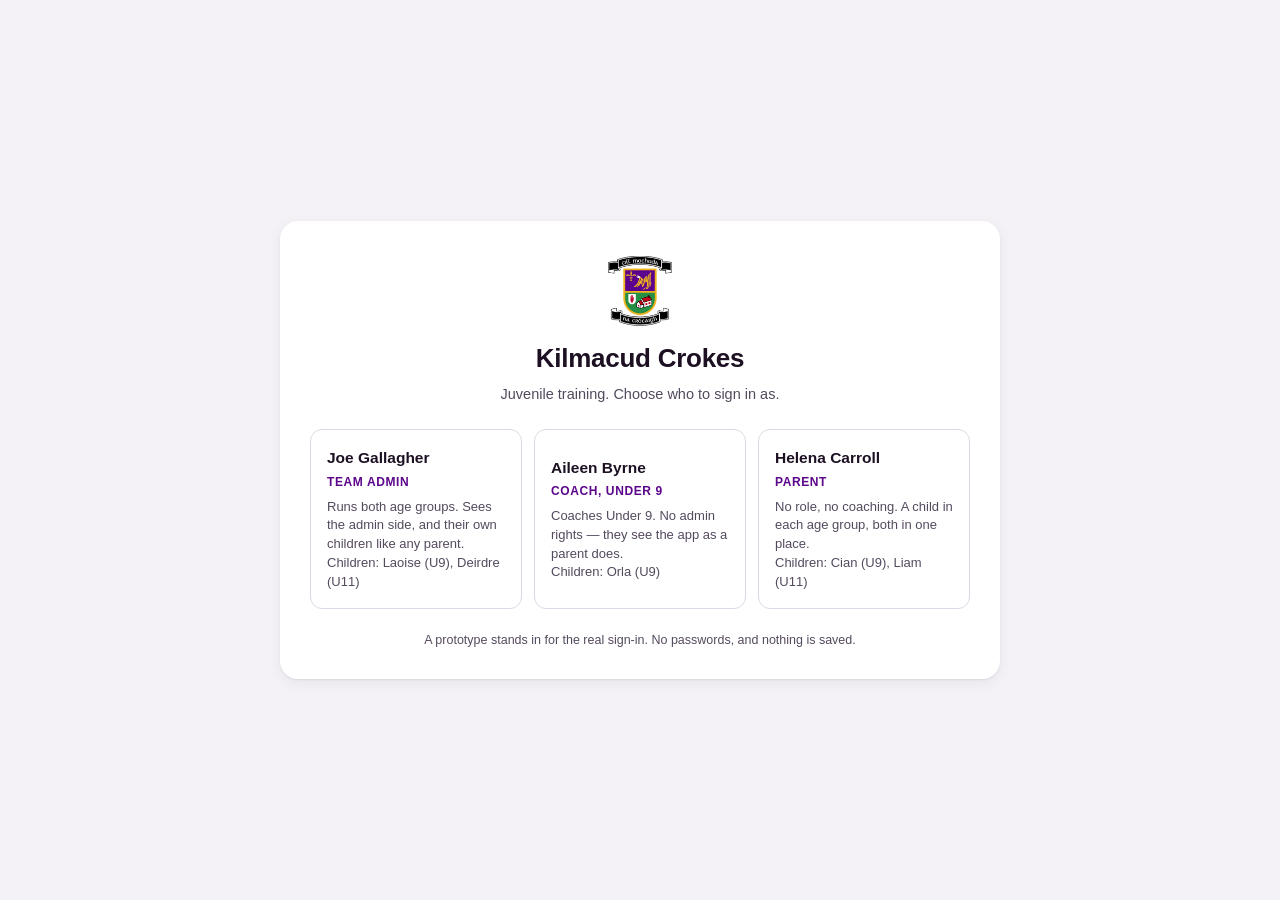
<file: prototype/index.html>
<!doctype html>
<html lang="en">
<head>
<meta charset="utf-8">
<meta name="viewport" content="width=device-width, initial-scale=1">
<meta http-equiv="Cache-Control" content="no-store">
<title>Kilmacud Crokes — juvenile training</title>
<link rel="stylesheet" href="styles.css?v=55">
</head>
<body>

<div class="signin" id="signin">
  <div class="signin-card">
    <span class="crest big"><img src="Kilmacud_crokes_logo.png" alt="Kilmacud Crokes crest"></span>
    <h1>Kilmacud Crokes</h1>
    <p class="lede">Juvenile training. Choose who to sign in as.</p>
    <div class="personas" id="personas"></div>
    <p class="foot">A prototype stands in for the real sign-in. No passwords, and nothing is saved.</p>
  </div>
</div>

<div id="app" hidden>
  <div class="appbar">
    <header class="topbar">
      <span class="crest"><img src="Kilmacud_crokes_logo.png" alt="Kilmacud Crokes crest"></span>
      <div>
        <div class="club">Kilmacud Crokes</div>
        <div class="irish">Cill Mochuda na Crócaigh</div>
      </div>
      <select class="teampick" id="team-pick" aria-label="Choose age group"></select>
      <div class="spacer"></div>
      <!-- TEMPORARY: theme switch for user testing. See renderThemeToggle in app.js. -->
      <button class="iconbtn themebtn" id="theme-toggle" type="button" aria-label="Switch theme"></button>
      <div class="usermenu-wrap">
        <button class="whoami" id="whoami" aria-haspopup="true" aria-expanded="false" aria-controls="usermenu"></button>
        <div class="usermenu" id="usermenu" hidden></div>
      </div>
    </header>
    <nav class="tabs" id="tabs" role="tablist"></nav>
  </div>

  <main>
    <section class="view" id="view-calendar" role="tabpanel" aria-labelledby="tab-calendar" tabindex="0"></section>
    <section class="view" id="view-members" role="tabpanel" aria-labelledby="tab-members" tabindex="0"></section>
    <section class="view" id="view-responses" role="tabpanel" aria-labelledby="tab-responses" tabindex="0"></section>
    <section class="view" id="view-groups" role="tabpanel" aria-labelledby="tab-groups" tabindex="0"></section>
    <section class="view" id="view-mycalendar" role="tabpanel" aria-labelledby="tab-mycalendar" tabindex="0"></section>
    <section class="view" id="view-myfamily" role="tabpanel" aria-labelledby="tab-myfamily" tabindex="0"></section>
  </main>

  <footer>
    Throwaway prototype. Sample data is generated in the browser and nothing is saved &mdash; a refresh resets it.
    Allocation follows <code>allocation-rules.md</code>.
  </footer>
</div>

<script src="data.js?v=55"></script>
<script src="allocate.js?v=55"></script>
<script src="app.js?v=55"></script>
</body>
</html>
</file>
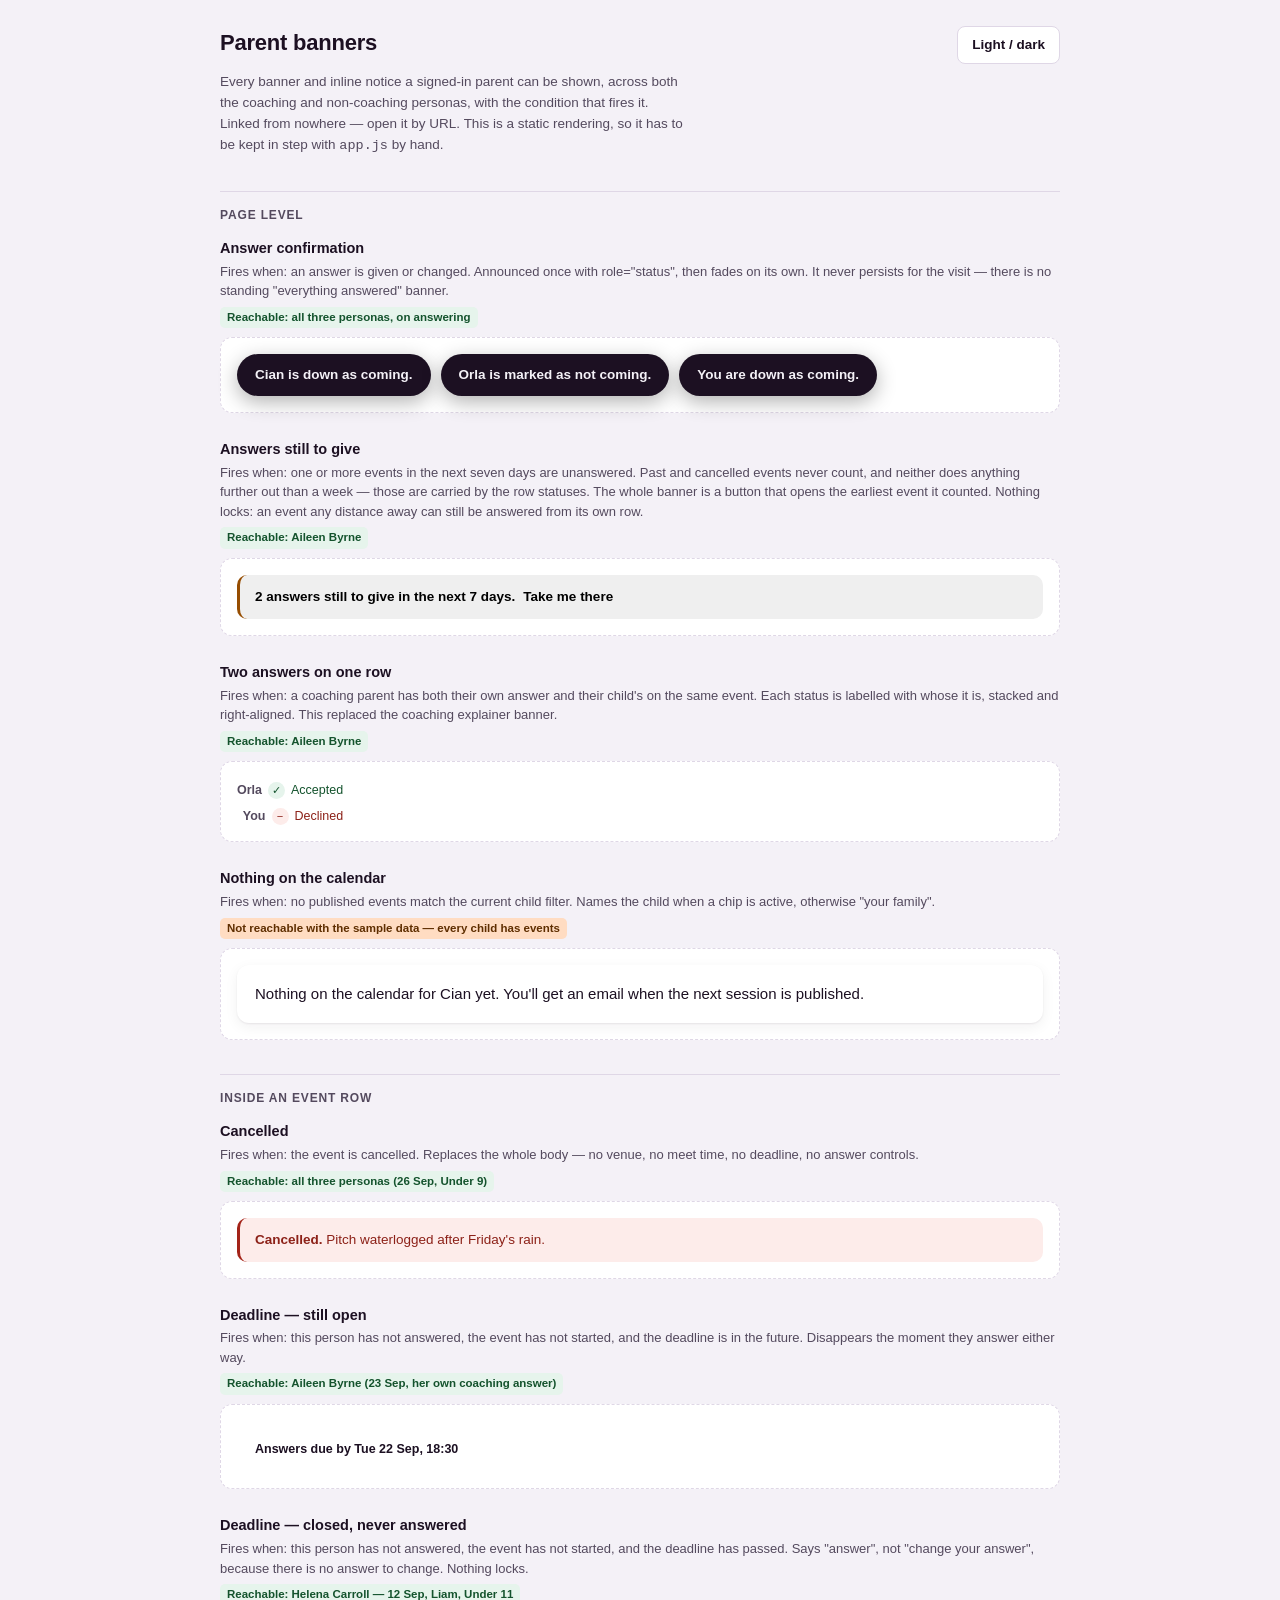
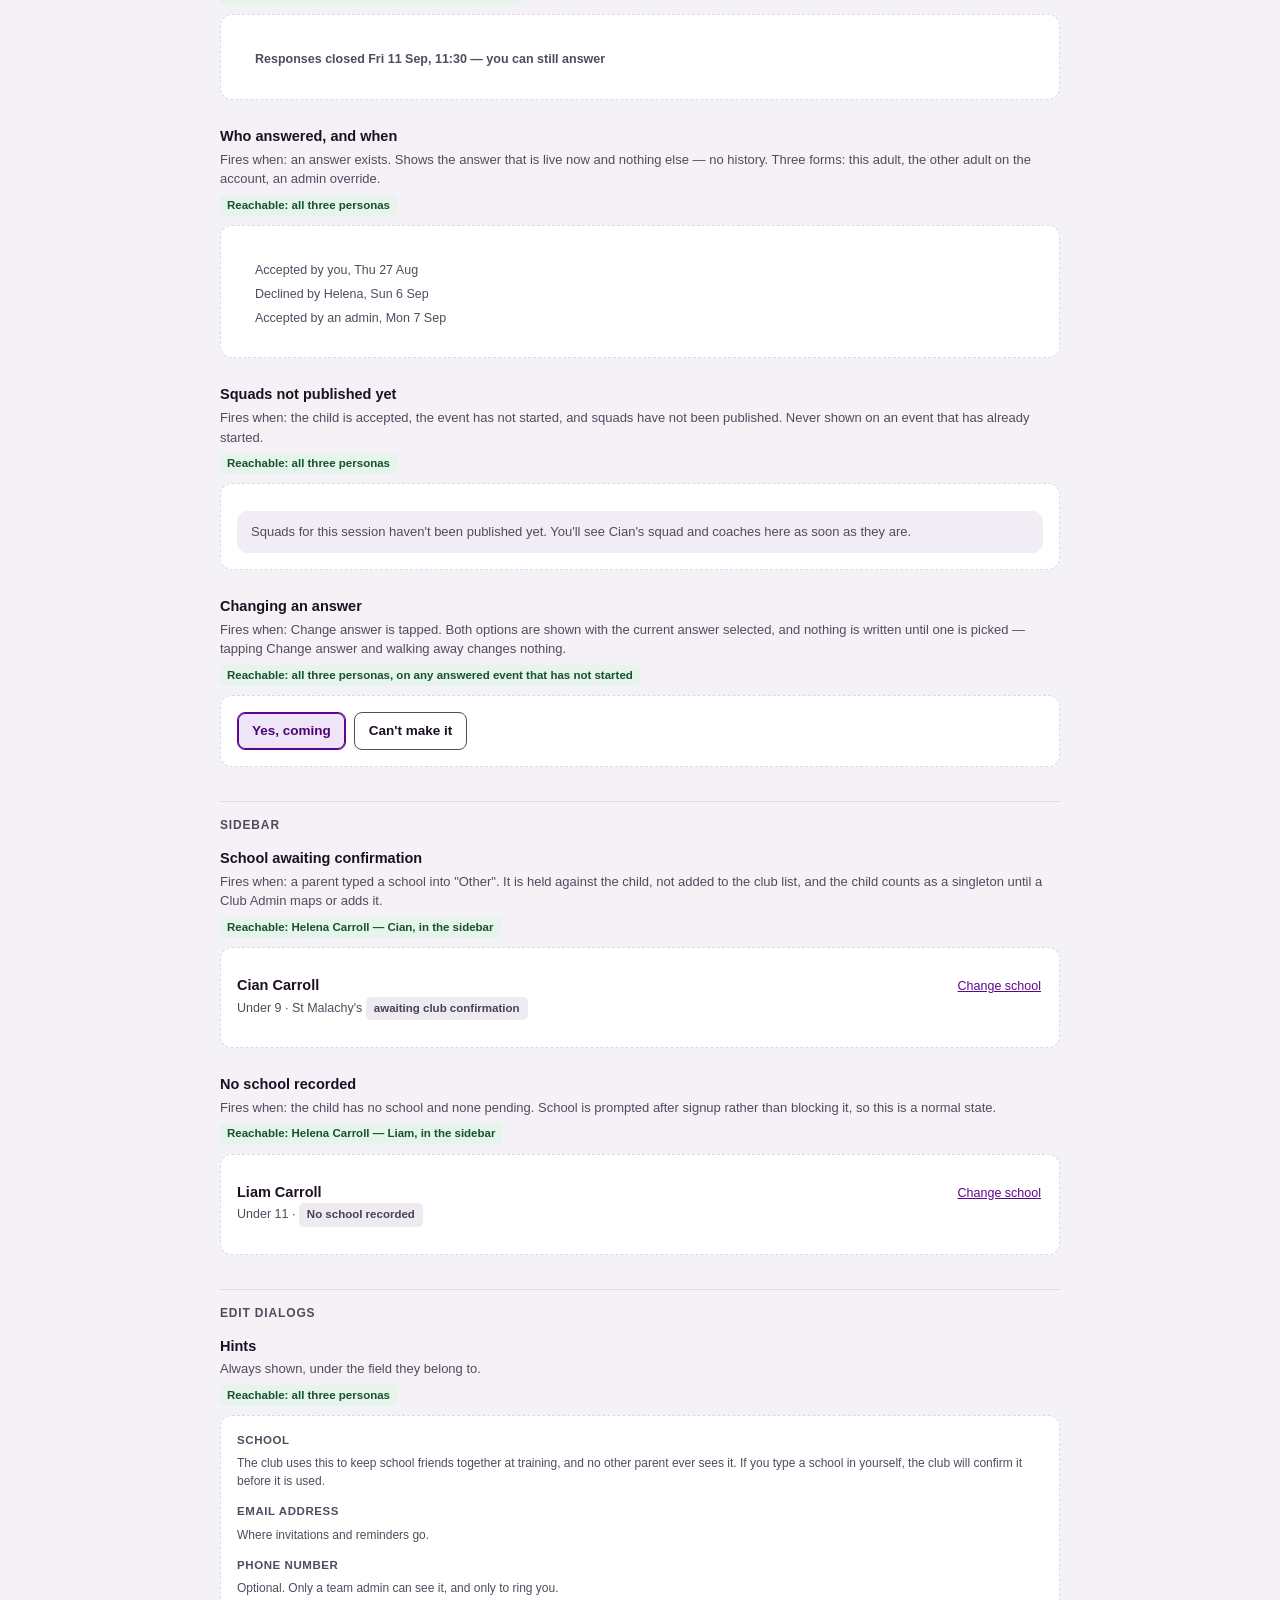
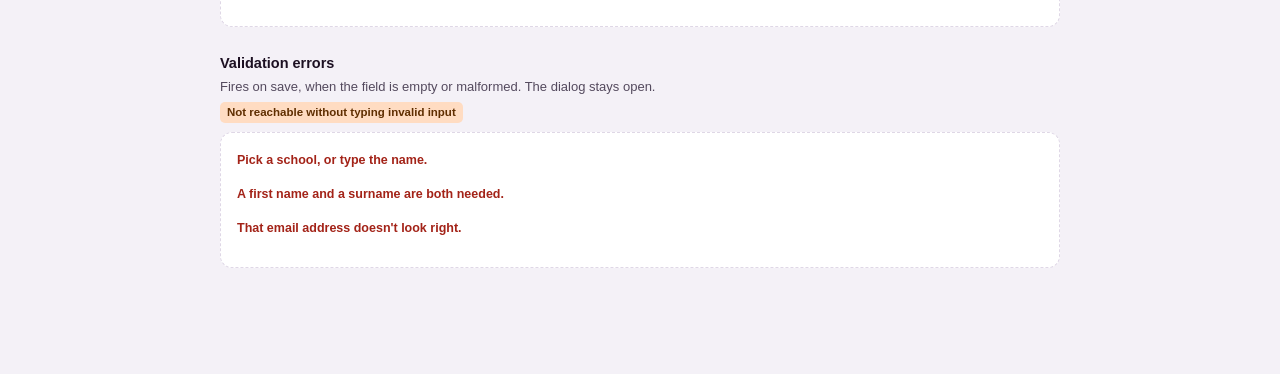
<file: prototype/banners.html>
<!doctype html>
<html lang="en">
<head>
<meta charset="utf-8">
<meta name="viewport" content="width=device-width, initial-scale=1">
<meta http-equiv="Cache-Control" content="no-store">
<title>Parent banners — dev reference</title>
<link rel="stylesheet" href="styles.css?v=11">
<style>
  .devpage { max-width: 880px; margin: 0 auto; padding: 26px 20px 80px; }
  .devhead { display: flex; align-items: flex-start; gap: 16px; margin-bottom: 8px; }
  .devhead h1 { font-size: 22px; }
  .devhead .spacer { flex: 1; }
  .devnote { color: var(--muted); font-size: 13.5px; margin: 0 0 26px; line-height: 1.55; max-width: 62ch; }
  .spec { margin-bottom: 26px; }
  .when { margin-bottom: 9px; }
  .when b { font-size: 14.5px; display: block; }
  .when .fires { color: var(--muted); font-size: 13px; display: block; margin-top: 2px; }
  .reach { display: inline-block; font-size: 11.5px; font-weight: 700; padding: 2px 7px; border-radius: 5px; margin-top: 6px; }
  .reach.yes { background: var(--ok-bg); color: var(--ok-ink); }
  .reach.no { background: var(--warn-bg); color: var(--warn-ink); }
  .demo { background: var(--surface); border: 1px dashed var(--line); border-radius: 12px; padding: 16px; }
  .demo .alert, .demo .note, .demo .pending, .demo .card { margin-bottom: 0; }
  h2.devgroup { font-size: 12px; text-transform: uppercase; letter-spacing: .07em; color: var(--muted);
             font-weight: 700; margin: 34px 0 14px; padding-top: 14px; border-top: 1px solid var(--line); }
</style>
</head>
<body>
<div class="devpage">

  <div class="devhead">
    <div>
      <h1>Parent banners</h1>
    </div>
    <div class="spacer"></div>
    <button class="btn" id="theme">Light / dark</button>
  </div>
  <p class="devnote">Every banner and inline notice a signed-in parent can be shown, across both the
    coaching and non-coaching personas, with the condition that fires it. Linked from nowhere &mdash; open it by URL.
    This is a static rendering, so it has to be kept in step with <code>app.js</code> by hand.</p>

  <h2 class="devgroup">Page level</h2>

  <div class="spec">
    <div class="when"><b>Answer confirmation</b>
      <span class="fires">Fires when: an answer is given or changed. Announced once with role="status", then fades on its own. It never persists for the visit &mdash; there is no standing "everything answered" banner.</span>
      <span class="reach yes">Reachable: all three personas, on answering</span></div>
    <div class="demo" style="display:flex;gap:10px;flex-wrap:wrap">
      <span class="toast" style="animation:none">Cian is down as coming.</span>
      <span class="toast" style="animation:none">Orla is marked as not coming.</span>
      <span class="toast" style="animation:none">You are down as coming.</span>
    </div>
  </div>

  <div class="spec">
    <div class="when"><b>Answers still to give</b>
      <span class="fires">Fires when: one or more events in the next seven days are unanswered. Past and cancelled events never count, and neither does anything further out than a week &mdash; those are carried by the row statuses. The whole banner is a button that opens the earliest event it counted. Nothing locks: an event any distance away can still be answered from its own row.</span>
      <span class="reach yes">Reachable: Aileen Byrne</span></div>
    <div class="demo">
      <button class="alert warn alert-action"><b>2 answers still to give in the next 7 days.</b> <span class="alert-go">Take me there</span></button>
    </div>
  </div>

  <div class="spec">
    <div class="when"><b>Two answers on one row</b>
      <span class="fires">Fires when: a coaching parent has both their own answer and their child's on the same event. Each status is labelled with whose it is, stacked and right-aligned. This replaced the coaching explainer banner.</span>
      <span class="reach yes">Reachable: Aileen Byrne</span></div>
    <div class="demo">
      <span class="fev-tags stacked" style="display:inline-flex">
        <span class="st-pair"><span class="st-who">Orla</span><span class="st st-accepted"><span class="st-mark">&check;</span>Accepted</span></span>
        <span class="st-pair"><span class="st-who">You</span><span class="st st-declined"><span class="st-mark">&minus;</span>Declined</span></span>
      </span>
    </div>
  </div>

  <div class="spec">
    <div class="when"><b>Nothing on the calendar</b>
      <span class="fires">Fires when: no published events match the current child filter. Names the child when a chip is active, otherwise "your family".</span>
      <span class="reach no">Not reachable with the sample data &mdash; every child has events</span></div>
    <div class="demo">
      <div class="card card-pad">Nothing on the calendar for Cian yet.
        You'll get an email when the next session is published.</div>
    </div>
  </div>

  <h2 class="devgroup">Inside an event row</h2>

  <div class="spec">
    <div class="when"><b>Cancelled</b>
      <span class="fires">Fires when: the event is cancelled. Replaces the whole body &mdash; no venue, no meet time, no deadline, no answer controls.</span>
      <span class="reach yes">Reachable: all three personas (26 Sep, Under 9)</span></div>
    <div class="demo">
      <div class="alert stop" style="margin:0"><b>Cancelled.</b> Pitch waterlogged after Friday's rain.</div>
    </div>
  </div>

  <div class="spec">
    <div class="when"><b>Deadline &mdash; still open</b>
      <span class="fires">Fires when: this person has not answered, the event has not started, and the deadline is in the future. Disappears the moment they answer either way.</span>
      <span class="reach yes">Reachable: Aileen Byrne (23 Sep, her own coaching answer)</span></div>
    <div class="demo"><div class="kid-block" style="border:0">
      <div class="dl-line dl-open">Answers due by Tue 22 Sep, 18:30</div>
    </div></div>
  </div>

  <div class="spec">
    <div class="when"><b>Deadline &mdash; closed, never answered</b>
      <span class="fires">Fires when: this person has not answered, the event has not started, and the deadline has passed. Says "answer", not "change your answer", because there is no answer to change. Nothing locks.</span>
      <span class="reach yes">Reachable: Helena Carroll &mdash; 12 Sep, Liam, Under 11</span></div>
    <div class="demo"><div class="kid-block" style="border:0">
      <div class="dl-line dl-closed">Responses closed Fri 11 Sep, 11:30 &mdash; you can still answer</div>
    </div></div>
  </div>

  <div class="spec">
    <div class="when"><b>Who answered, and when</b>
      <span class="fires">Fires when: an answer exists. Shows the answer that is live now and nothing else &mdash; no history. Three forms: this adult, the other adult on the account, an admin override.</span>
      <span class="reach yes">Reachable: all three personas</span></div>
    <div class="demo"><div class="kid-block" style="border:0">
      <div class="ans-by">Accepted by you, Thu 27 Aug</div>
      <div class="ans-by">Declined by Helena, Sun 6 Sep</div>
      <div class="ans-by">Accepted by an admin, Mon 7 Sep</div>
    </div></div>
  </div>

  <div class="spec">
    <div class="when"><b>Squads not published yet</b>
      <span class="fires">Fires when: the child is accepted, the event has not started, and squads have not been published. Never shown on an event that has already started.</span>
      <span class="reach yes">Reachable: all three personas</span></div>
    <div class="demo">
      <div class="pending">Squads for this session haven't been published yet.
        You'll see Cian's squad and coaches here as soon as they are.</div>
    </div>
  </div>

  <div class="spec">
    <div class="when"><b>Changing an answer</b>
      <span class="fires">Fires when: Change answer is tapped. Both options are shown with the current answer selected, and nothing is written until one is picked &mdash; tapping Change answer and walking away changes nothing.</span>
      <span class="reach yes">Reachable: all three personas, on any answered event that has not started</span></div>
    <div class="demo">
      <span class="answer-row">
        <button class="btn choice is-selected" aria-pressed="true">Yes, coming</button>
        <button class="btn choice" aria-pressed="false">Can't make it</button>
      </span>
    </div>
  </div>

  <h2 class="devgroup">Sidebar</h2>

  <div class="spec">
    <div class="when"><b>School awaiting confirmation</b>
      <span class="fires">Fires when: a parent typed a school into "Other". It is held against the child, not added to the club list, and the child counts as a singleton until a Club Admin maps or adds it.</span>
      <span class="reach yes">Reachable: Helena Carroll &mdash; Cian, in the sidebar</span></div>
    <div class="demo"><div class="childrow" style="border:0"><div class="cr-top"><div>
      <div class="cn">Cian Carroll</div>
      <div class="ct">Under 9 &middot; St Malachy's <span class="tag unreg">awaiting club confirmation</span></div>
    </div><button class="linkbtn">Change school</button></div></div></div>
  </div>

  <div class="spec">
    <div class="when"><b>No school recorded</b>
      <span class="fires">Fires when: the child has no school and none pending. School is prompted after signup rather than blocking it, so this is a normal state.</span>
      <span class="reach yes">Reachable: Helena Carroll &mdash; Liam, in the sidebar</span></div>
    <div class="demo"><div class="childrow" style="border:0"><div class="cr-top"><div>
      <div class="cn">Liam Carroll</div>
      <div class="ct">Under 11 &middot; <span class="tag unreg">No school recorded</span></div>
    </div><button class="linkbtn">Change school</button></div></div></div>
  </div>

  <h2 class="devgroup">Edit dialogs</h2>

  <div class="spec">
    <div class="when"><b>Hints</b>
      <span class="fires">Always shown, under the field they belong to.</span>
      <span class="reach yes">Reachable: all three personas</span></div>
    <div class="demo">
      <div class="field"><label>School</label>
        <div class="hint">The club uses this to keep school friends together at training, and no other parent ever
          sees it. If you type a school in yourself, the club will confirm it before it is used.</div></div>
      <div class="field"><label>Email address</label><div class="hint">Where invitations and reminders go.</div></div>
      <div class="field"><label>Phone number</label>
        <div class="hint">Optional. Only a team admin can see it, and only to ring you.</div></div>
    </div>
  </div>

  <div class="spec">
    <div class="when"><b>Validation errors</b>
      <span class="fires">Fires on save, when the field is empty or malformed. The dialog stays open.</span>
      <span class="reach no">Not reachable without typing invalid input</span></div>
    <div class="demo">
      <div class="field"><div class="err">Pick a school, or type the name.</div></div>
      <div class="field"><div class="err">A first name and a surname are both needed.</div></div>
      <div class="field"><div class="err">That email address doesn't look right.</div></div>
    </div>
  </div>

</div>
<script>
  document.getElementById("theme").onclick = function () {
    var now = document.documentElement.getAttribute("data-theme");
    var dark = now ? now === "dark" : matchMedia("(prefers-color-scheme: dark)").matches;
    document.documentElement.setAttribute("data-theme", dark ? "light" : "dark");
  };
</script>
</body>
</html>
</file>
<file: prototype/styles.css>
/* Kilmacud Crokes — prototype styling.
   Brand colours sampled from the crest: purple #5C068C, gold #F0B323, green #2A8F47.

   TWO COLOUR RULES, and nothing else may borrow either:
     purple  you can interact with this
     amber   you owe an answer on this — the outstanding-answers banner, the
             unanswered status on a row, and the not-in-a-squad block. Three
             places. Nothing merely important, current or worth reading gets it.

   Contrast targets: 7:1 body text, 4.5:1 large text and interface controls.
   Aimed at readable rather than maximal — no pure white on pure black, which
   halates at paragraph length and is worst for astigmatism. */

:root {
  --bg: #F4F1F7; --surface: #FFFFFF; --surface-2: #F1EDF5;
  --ink: #1C1022; --muted: #544A5E; --line: #DFD7E6;

  --brand: #5C068C; --brand-deep: #4A0570; --brand-ink: #FFFFFF;
  --brand-soft: #F0E4F8; --brand-soft-ink: #4A0570;
  --gold: #F0B323; --gold-deep: #C08A18;

  --ok: #155934; --ok-bg: #E6F4EC; --ok-ink: #14532D;
  --stop: #A32318; --stop-bg: #FDECEA; --stop-ink: #8C2118;
  --warn: #964D01; --warn-bg: #FFDCC2; --warn-ink: #5F2E00;
  --neutral-bg: #EEEAF1; --neutral-ink: #4A4152; --notice-line: #8A7F96;

  /* The ability ramp is neutral. It used to run the club purple into the club gold,
     which borrowed both brand colours for a thing that is neither interactive nor a
     date tile. Lightness carries the ramp now, and the number carries the value. */
  --r1: #3E3548; --r2: #5C5269; --r3: #7C7389; --r4: #A099AC; --r5: #C4BECE;

  --header: #4A0570; --header-ink: #F6F1FA; --header-sub: #EBDCF5;
  --tabbar: #5C068C; --tab-ink: #E2CDF0; --tab-on: #F6F1FA;

  /* the social tile: a solid neutral slate, not a faded one */
  --tile-social-bg: #C9C4D0; --tile-social-ink: #241A30;

  --radius: 12px;
  --shadow: 0 1px 2px rgba(28,16,34,.07), 0 4px 14px rgba(28,16,34,.06);
  --ring: 0 0 0 3px rgba(92,6,140,.28); --focus: #5C068C;
}

@media (prefers-color-scheme: dark) {
  :root:not([data-theme="light"]) {
    --bg: #151019; --surface: #221A2A; --surface-2: #2C2434;
    --ink: #F2ECF6; --muted: #BCB0C6; --line: #3B3145;

    --brand: #CDA7EA; --brand-deep: #3A0559; --brand-ink: #1C1022;
    --brand-soft: #33184A; --brand-soft-ink: #D9BBEF;
    --gold: #F0B323; --gold-deep: #F0B323;

    --ok: #5FD08D; --ok-bg: #10301E; --ok-ink: #8FE0AE;
    --stop: #FF8C7A; --stop-bg: #3A1714; --stop-ink: #FFB4A6;
    --warn: #D16E02; --warn-bg: #562800; --warn-ink: #FED5B8;
    --neutral-bg: #2C2434; --neutral-ink: #BDB2C6; --notice-line: #6E6279;

    /* the ramp runs the other way in dark, so step 1 still reads as the strong end */
    --r1: #EFE9F4; --r2: #CBC3D6; --r3: #A69DB3; --r4: #837990; --r5: #625870;

    --header: #3A0559; --header-ink: #F6F1FA; --header-sub: #E4D2F2;
    --tabbar: #4A0570; --tab-ink: #DCC6EC; --tab-on: #F6F1FA;

    --tile-social-bg: #4E4559; --tile-social-ink: #F2ECF6;

    --shadow: 0 1px 2px rgba(0,0,0,.4), 0 4px 14px rgba(0,0,0,.3);
    --ring: 0 0 0 3px rgba(205,167,234,.4); --focus: #CDA7EA;
  }
}
:root[data-theme="dark"] {
  --bg: #151019; --surface: #221A2A; --surface-2: #2C2434;
  --ink: #F2ECF6; --muted: #BCB0C6; --line: #3B3145;
  --brand: #CDA7EA; --brand-deep: #3A0559; --brand-ink: #1C1022;
  --brand-soft: #33184A; --brand-soft-ink: #D9BBEF;
  --gold: #F0B323; --gold-deep: #F0B323;
  --ok: #5FD08D; --ok-bg: #10301E; --ok-ink: #8FE0AE;
  --stop: #FF8C7A; --stop-bg: #3A1714; --stop-ink: #FFB4A6;
  --warn: #D16E02; --warn-bg: #562800; --warn-ink: #FED5B8;
  --neutral-bg: #2C2434; --neutral-ink: #BDB2C6; --notice-line: #6E6279;
  --r1: #EFE9F4; --r2: #CBC3D6; --r3: #A69DB3; --r4: #837990; --r5: #625870;
  --header: #3A0559; --header-ink: #F6F1FA; --header-sub: #E4D2F2;
  --tabbar: #4A0570; --tab-ink: #DCC6EC; --tab-on: #F6F1FA;

  --tile-social-bg: #4E4559; --tile-social-ink: #F2ECF6;
  --shadow: 0 1px 2px rgba(0,0,0,.4), 0 4px 14px rgba(0,0,0,.3);
  --ring: 0 0 0 3px rgba(205,167,234,.4); --focus: #CDA7EA;
}

* { box-sizing: border-box; }
body {
  margin: 0; background: var(--bg); color: var(--ink);
  font: 15px/1.5 -apple-system, BlinkMacSystemFont, "Segoe UI", Roboto, Helvetica, Arial, sans-serif;
  -webkit-font-smoothing: antialiased;
}
h1, h2, h3, h4 { margin: 0; font-weight: 650; letter-spacing: -0.01em; }
:focus-visible { outline: 3px solid var(--focus); outline-offset: 2px; border-radius: 6px; }

/* Controls that fill their container get the ring drawn inside, so an ancestor with
   overflow:hidden cannot cut it off. */
.tabs button:focus-visible,
.fev-head:focus-visible,
.evhead:focus-visible,
.persona:focus-visible,
.moveto:focus-visible { outline-offset: -3px; }

/* on the purple chrome the brand purple would be invisible, so the ring goes gold */
.appbar :focus-visible { outline-color: var(--gold); }

/* ---- fixed chrome ---- */
.appbar { position: sticky; top: 0; z-index: 60; box-shadow: 0 2px 10px rgba(28,16,34,.18); }
.topbar { background: var(--header); color: var(--header-ink); padding: 10px 20px; display: flex; align-items: center; gap: 13px; }
.crest { width: 42px; height: 42px; border-radius: 9px; background: #fff; padding: 3px; flex: none; display: grid; place-items: center; }
.crest img { width: 100%; height: 100%; object-fit: contain; display: block; }
.topbar .club { font-weight: 700; font-size: 16px; line-height: 1.2; }
.topbar .irish { font-size: 11.5px; color: var(--header-sub); font-style: italic; }
.topbar .spacer { flex: 1; }
.whoami { font-size: 12px; text-align: right; color: var(--header-sub); line-height: 1.35; }
.whoami b { display: block; font-size: 13.5px; color: var(--header-ink); font-weight: 650; }

.teampick {
  font: inherit; font-size: 13.5px; font-weight: 600; padding: 7px 11px; border-radius: 8px;
  background: rgba(255,255,255,.14); color: var(--header-ink); border: 1px solid rgba(255,255,255,.4);
  cursor: pointer;
}
.teampick option { color: #1C1022; background: #fff; }
.iconbtn {
  font: inherit; font-size: 15px; line-height: 1; width: 34px; height: 34px; border-radius: 8px; cursor: pointer;
  background: rgba(255,255,255,.14); color: var(--header-ink); border: 1px solid rgba(255,255,255,.4);
}

/* The strip scrolls sideways at phone width — six tabs need 600px — so it has to say
   so. Two `local` gradients paint the bar's own colour over the two `scroll` shadows
   whenever the strip is at that end, so a soft edge appears only on the side that has
   more to reach. No JS and no extra element: the background does it. */
.tabs {
  background:
    linear-gradient(to right, var(--tabbar) 40%, rgba(74,5,112,0)) left / 28px 100% no-repeat local,
    linear-gradient(to left, var(--tabbar) 40%, rgba(74,5,112,0)) right / 28px 100% no-repeat local,
    linear-gradient(to right, rgba(0,0,0,.32), rgba(0,0,0,0)) left / 16px 100% no-repeat scroll,
    linear-gradient(to left, rgba(0,0,0,.32), rgba(0,0,0,0)) right / 16px 100% no-repeat scroll,
    var(--tabbar);
  display: flex; padding: 0 12px; overflow-x: auto; scroll-padding-inline: 12px;
}
.tabs button {
  background: none; border: 0; color: var(--tab-ink); cursor: pointer; font-family: inherit;
  padding: 11px 15px; font-size: 14px; font-weight: 600; white-space: nowrap;
  border-bottom: 3px solid transparent;
}
.tabs button:hover { color: var(--tab-on); }
.tabs button[aria-selected="true"] { color: var(--tab-on); border-bottom-color: var(--gold); }

/* ---- the chrome at phone width ----
   The header and the tab strip are one layout problem. At 375px the header wanted
   458px on one row, which pushed the whole document to 438 and clipped the signed-in
   name — and a page scrolling sideways underneath a strip that also scrolls sideways
   is two scrollers arguing, which is why the strip read as broken rather than
   scrollable. So the header wraps to two rows instead of overflowing, and only the
   tab strip stays pinned. app-spec asks for exactly that: "The strip is sticky at
   every scroll position", and nothing there asks the masthead to be. Every tab change
   scrolls to the top anyway, so the name is in sight at the moment it is wanted. */
@media (max-width: 600px) {
  /* A sticky child can only stick inside its own parent's box, so the strip cannot be
     pinned on its own while the bar above it scrolls away. The whole bar stays sticky
     and is offset upward by the height of the masthead, which leaves the strip — the
     last 42px of it — sitting at the top of the viewport. app.js measures the masthead
     into --topbar-h; without it the fallback is 0 and the whole bar pins, which is the
     wide-screen behaviour and a safe thing to degrade to. */
  .appbar { top: calc(-1 * var(--topbar-h, 0px)); }

  .topbar { padding: 10px 14px; gap: 9px 10px; flex-wrap: wrap; }
  /* the spacer stops being a gap and becomes the line break: the club above, the
     controls below it */
  .topbar .spacer { flex: 0 0 100%; height: 0; }
  .usermenu-wrap { margin-left: auto; }
}

main { max-width: 1120px; margin: 0 auto; padding: 22px 20px 70px; }
.view { display: none; } .view.active { display: block; }

.page-head { display: flex; align-items: flex-end; gap: 14px; margin-bottom: 18px; flex-wrap: wrap; }
.page-head h2 { font-size: 21px; }
.page-head .count { color: var(--muted); font-size: 13.5px; }
.page-head .spacer, .spacer { flex: 1; }

.btn {
  font: inherit; font-size: 13.5px; font-weight: 600; padding: 8px 14px; cursor: pointer;
  border-radius: 8px; border: 1px solid var(--line); background: var(--surface); color: var(--ink);
}
.btn:hover { border-color: var(--brand); }
.btn.primary { background: var(--brand); border-color: var(--brand); color: var(--brand-ink); }
.btn.gold { background: var(--gold); border-color: var(--gold-deep); color: #1C1022; }
.btn[disabled] { opacity: .5; cursor: default; }
.btn[disabled]:hover { border-color: var(--line); }

.card { background: var(--surface); border-radius: var(--radius); box-shadow: var(--shadow); }
.card-pad { padding: 18px; }

.toolbar { display: flex; gap: 8px; align-items: center; margin-bottom: 14px; flex-wrap: wrap; }
.chip {
  font: inherit; font-size: 13px; padding: 6px 12px; border-radius: 999px; cursor: pointer;
  border: 1px solid var(--line); background: var(--surface); color: var(--muted);
}
.chip[aria-pressed="true"] { background: var(--brand); border-color: var(--brand); color: var(--brand-ink); }
.search, select.pick {
  font: inherit; font-size: 13.5px; padding: 8px 12px; border-radius: 8px;
  border: 1px solid var(--line); background: var(--surface); color: var(--ink);
}
.search { min-width: 210px; }

/* ---- tables ---- */
table { width: 100%; border-collapse: collapse; }
thead th {
  text-align: left; font-size: 11.5px; text-transform: uppercase; letter-spacing: .05em;
  color: var(--muted); font-weight: 700; padding: 12px 14px; border-bottom: 1px solid var(--line); white-space: nowrap;
}
tbody td { padding: 11px 14px; border-bottom: 1px solid var(--surface-2); font-size: 14px; }
tbody tr:hover { background: var(--surface-2); }
tbody tr:last-child td { border-bottom: 0; }
.name { font-weight: 600; }
.sub { color: var(--muted); font-size: 12.5px; }

.lock {
  display: inline-block; margin-left: 6px; font-size: 9.5px; letter-spacing: .04em;
  background: var(--neutral-bg); color: var(--neutral-ink); padding: 2px 6px; border-radius: 4px;
  text-transform: uppercase; font-weight: 700; vertical-align: middle;
}
/* One badge, not five. A rating is admin-only reference, neither interactive nor owed,
   so it takes weight and a neutral ground; the digit is the value. The hairline keeps it
   legible where the row highlights on hover. */
.rating {
  display: inline-grid; place-items: center; width: 24px; height: 24px; border-radius: 6px;
  font-size: 12.5px; font-weight: 700; font-variant-numeric: tabular-nums;
  background: var(--neutral-bg); color: var(--neutral-ink);
  box-shadow: inset 0 0 0 1px var(--line);
}

.tag { display: inline-block; font-size: 11.5px; font-weight: 650; padding: 3px 8px; border-radius: 5px; }
/* a role label and an open-deadline chip: neither is owed by the reader, so
   neither takes amber. The words tell the two deadline chips apart. */
.tag.coach { background: var(--neutral-bg); color: var(--neutral-ink); }
/* A deadline chip, open or closed. It was picking up the gold left border and the
   padding from the prose `.notice` bar below, which is a different thing wearing the
   same class name — so it has a name of its own. Neither state is owed by an admin
   reading a list, so neither takes amber. */
.tag.due { color: var(--neutral-ink); box-shadow: inset 0 0 0 1px var(--notice-line); font-weight: 650; }
/* registered and unregistered are both states of a record, neither interactive nor
   owed, so neither takes the brand purple. Weight and the word tell them apart. */
.tag.reg { background: var(--neutral-bg); color: var(--neutral-ink); font-weight: 700; }
.tag.unreg { background: var(--neutral-bg); color: var(--neutral-ink); }
.tag.draft { background: var(--neutral-bg); color: var(--neutral-ink); }
.tag.cancelled { background: var(--stop-bg); color: var(--stop-ink); }

.pill { display: inline-flex; align-items: center; gap: 6px; font-size: 12.5px; font-weight: 650; }
.pill::before { content: ""; width: 8px; height: 8px; border-radius: 50%; background: currentColor; }
.pill.accepted { color: var(--ok); } .pill.declined { color: var(--stop); } .pill.none { color: var(--muted); }

.badge { font-size: 11.5px; font-weight: 700; padding: 4px 9px; border-radius: 6px; background: var(--brand-soft); color: var(--brand-soft-ink); }
.badge.gold { background: var(--gold); color: #1C1022; }

/* ---- event header + stats ---- */
.event-head { display: flex; gap: 20px; flex-wrap: wrap; align-items: center; }
.event-head .when { font-size: 19px; font-weight: 700; }
/* The meta pairs are short values and they belong tight together, not spread across a
   wide card — so they keep their natural width and the deadline block takes the space
   on the right that they were leaving empty. Below 760px they stack. */
.evgrid { display: flex; gap: 18px; align-items: flex-start; flex-wrap: wrap; margin-top: 14px; }
.evfacts { flex: 1 1 340px; min-width: 0; }
.evgrid > .deadline-bar { flex: 1 1 320px; margin: 0; }
.meta { display: flex; gap: 22px; flex-wrap: wrap; }
.meta div { font-size: 13.5px; }
.meta .k { color: var(--muted); font-size: 11.5px; text-transform: uppercase; letter-spacing: .05em; font-weight: 650; }

.stats { display: grid; grid-template-columns: repeat(auto-fit, minmax(160px, 1fr)); gap: 14px; margin: 18px 0; }
.stat { background: var(--surface); border-radius: var(--radius); padding: 16px; box-shadow: var(--shadow); }
.stat .n { font-size: 30px; font-weight: 700; line-height: 1.1; }
.stat .l { font-size: 13px; color: var(--muted); margin-top: 2px; }
.stat .b { font-size: 12px; color: var(--muted); margin-top: 8px; padding-top: 8px; border-top: 1px solid var(--surface-2); }
.stat.accepted .n { color: var(--ok); } .stat.declined .n { color: var(--stop); } .stat.none .n { color: var(--muted); }

/* ---- calendar ---- */
.month { font-size: 12px; text-transform: uppercase; letter-spacing: .07em; color: var(--muted); font-weight: 700; margin: 20px 0 9px; }
.evrow {
  background: var(--surface); border-radius: var(--radius); box-shadow: var(--shadow); margin-bottom: 9px;
  overflow: hidden; border-left: 4px solid transparent;
}
.evrow.is-open { border-left-color: var(--brand); }
.evrow.is-draft { border-left-color: var(--muted); border-style: dashed solid solid dashed; }
.evrow.is-cancelled { border-left-color: var(--stop); }
/* Past events recede, per item 71: no raised surface, no accent, a quieter title. They
   keep their place in the list and everything in them. Identical to the parent's rule
   below — a filled --surface-2 panel sat forward of the page ground, which is the
   opposite of receding. */
.evrow.is-past {
  background: transparent; box-shadow: none;
  border: 1px solid var(--line); border-left: 4px solid transparent;
}
.evrow.is-past .evmain .t { color: var(--muted); }
.evrow.is-past.is-open { border-left-color: transparent; }
/* the row is still a button, so it still needs to answer a hover */
.evrow.is-past .evhead:hover { background: var(--surface-2); }

.evhead { display: flex; align-items: center; gap: 14px; padding: 13px 16px; cursor: pointer; width: 100%; background: none; border: 0; font: inherit; color: inherit; text-align: left; flex-wrap: wrap; }
.evhead:hover { background: var(--surface-2); }
/* The admin row uses the same .ev-when tile the parent's does, coloured by type and
   muted when past — one component, so the two cannot drift apart again. The only
   difference is what the second line says, which is in the markup: the admin gets the
   weekday because an admin row carries no relative day in its subline. */
/* The title and the sub are their own lines. Left inline they ran together into one
   paragraph, and with the tag column taking its content width there was nothing left
   for them at phone width — a title wrapped one word per line. */
.evmain { flex: 1 1 210px; min-width: 0; }
.evmain .t { display: block; font-weight: 650; font-size: 14.5px; line-height: 1.3; }
.evmain .s { display: block; color: var(--muted); font-size: 12.5px; margin-top: 2px; }
.evtags { display: flex; gap: 6px; align-items: center; flex-wrap: wrap; justify-content: flex-end; flex: 0 1 auto; }

/* Below this the tag column drops to its own line under the title rather than
   squeezing it. 46px tile + 14px gap lines it up with the text above. */
@media (max-width: 620px) {
  .evhead { gap: 8px 14px; }
  /* full width and left-aligned, exactly as the parent's status row is */
  .evtags { flex: 1 0 100%; justify-content: flex-start; }
  .deadline-bar > div:first-child { min-width: 0; }
  .dl-set input { width: 100%; }
}
.evbody { padding: 0 16px 16px; border-top: 1px solid var(--surface-2); }
.mini-stats { display: flex; gap: 18px; flex-wrap: wrap; margin: 14px 0; }
.mini-stats div { font-size: 13px; }
.mini-stats b { font-size: 18px; font-weight: 700; display: block; }
.mini-stats .accepted b { color: var(--ok); } .mini-stats .declined b { color: var(--stop); }

/* ---- the event picker, on Responses and on Squads ---- */
.evpick {
  display: flex; align-items: center; gap: 12px; flex-wrap: wrap;
  background: var(--surface-2); border-radius: 10px; padding: 11px 14px; margin: 0 0 16px;
}
.evpick-l { font-size: 11px; text-transform: uppercase; letter-spacing: .05em; color: var(--muted); font-weight: 700; }
.evpick .pick { flex: 1 1 280px; min-width: 0; max-width: 460px; }
.evpick-when { font-size: 13px; color: var(--muted); }

/* two rows of chips: who to show, then what they said */
.chiprow { margin-bottom: 8px; }
.chiprow + .chiprow { margin-bottom: 14px; }

/* the status chooser: three options, the current one selected, nothing written until
   one is picked. See open-questions item 91. */
.st-choose { display: flex; gap: 6px; flex-wrap: wrap; justify-content: flex-end; }
.st-choose .btn { font-size: 12.5px; padding: 6px 11px; }
.st-choose .is-selected { border-color: var(--brand); box-shadow: var(--ring); }
.pickcell { text-align: right; white-space: nowrap; }

/* an override is a fact about the answer, so it is marked on the status itself */
.by-admin { font-size: 11.5px; color: var(--muted); margin-top: 3px; }

/* ---- responses ---- */
/* Children and coaches counted apart. One combined total answered "how many are
   coming" and hid "is there anybody to run the night". */
.tallies { display: flex; gap: 10px; flex-wrap: wrap; margin: 0 0 14px; }
.tally { flex: 1 1 260px; background: var(--surface); border-radius: var(--radius); box-shadow: var(--shadow); padding: 13px 15px; }
.tally .tk { font-size: 11px; text-transform: uppercase; letter-spacing: .05em; color: var(--muted); font-weight: 700; }
.tally .tv { font-size: 13.5px; margin-top: 4px; }
.tally .tv b { font-size: 17px; font-weight: 700; }
.tally .tv .t-ok { color: var(--ok); } .tally .tv .t-no { color: var(--stop); }
.tally .tsep { color: var(--muted); }
.tally .tx { font-size: 12.5px; color: var(--muted); margin-top: 6px; }

/* At phone width the table becomes a card per person. A three-column table cannot hold
   a name, a status and a control inside 375px, and scrolling it sideways hides the
   control that is the point of the row. */
@media (max-width: 620px) {
  .resp-table thead { position: absolute; width: 1px; height: 1px; overflow: hidden; clip: rect(0 0 0 0); clip-path: inset(50%); }
  .resp-table, .resp-table tbody, .resp-table tr, .resp-table td { display: block; width: 100%; }
  .resp-table tr { padding: 12px 14px; border-bottom: 1px solid var(--surface-2); }
  .resp-table tr:last-child { border-bottom: 0; }
  .resp-table td { padding: 0; border: 0; }
  .resp-table .respstatus { margin-top: 6px; }
  .resp-table .pickcell { margin-top: 9px; text-align: left; white-space: normal; }
  .resp-table .st-choose { justify-content: flex-start; }
}

.notice { border-left: 3px solid var(--notice-line); padding-left: 12px; margin: 14px 0; font-size: 13.5px; color: var(--muted); }

/* ---- groups ---- */
.settings { margin-bottom: 14px; }
.settings-fold { margin-bottom: 14px; }
.settings-fold > summary {
  cursor: pointer; list-style: none; display: flex; gap: 12px; align-items: baseline;
  padding: 11px 18px; font-size: 13px; flex-wrap: wrap;
}
.settings-fold > summary::-webkit-details-marker { display: none; }
.settings-fold > summary::after {
  content: "change"; margin-left: auto; font-size: 12.5px; color: var(--muted); text-decoration: underline;
}
.settings-fold[open] > summary::after { content: "done"; }
.settings-fold .sf-k { font-size: 11px; text-transform: uppercase; letter-spacing: .05em; color: var(--muted); font-weight: 700; }
.settings-fold .sf-v { color: var(--muted); }
.settings-fold[open] > summary { border-bottom: 1px solid var(--surface-2); margin-bottom: 14px; }
/* One flowing set that wraps where the width runs out. The coach-with-own-child
   control ends up on a line of its own because it is the widest, not because it was
   put in a group of its own. */
.set-grid { display: flex; flex-wrap: wrap; gap: 14px 20px; align-items: flex-start; padding: 0 18px 18px; }
.set-grid input[type="number"] { width: 5.5em; }
.set-grid label { display: flex; flex-direction: column; gap: 5px; font-size: 11.5px; text-transform: uppercase; letter-spacing: .05em; color: var(--muted); font-weight: 700; }
.set-hint { text-transform: none; letter-spacing: 0; font-weight: 400; font-size: 12.5px; color: var(--muted); }
.segset { display: inline-flex; gap: 0; align-self: flex-start; border: 1px solid var(--line); border-radius: 8px; overflow: hidden; }
.segbtn {
  font: inherit; font-size: 13.5px; font-weight: 650; text-transform: none; letter-spacing: 0;
  padding: 7px 18px; cursor: pointer; border: 0; background: var(--surface); color: var(--ink);
}
.segbtn + .segbtn { border-left: 1px solid var(--line); }
.segbtn:hover { background: var(--surface-2); }
/* the selected state of a control is one of the four things purple is for */
.segbtn.is-on { background: var(--brand); color: var(--brand-ink); }
.segbtn:focus-visible { outline-offset: -3px; }
.set-grid input, .set-grid select {
  font: inherit; font-size: 14px; text-transform: none; letter-spacing: 0; color: var(--ink);
  padding: 7px 9px; border: 1px solid var(--line); border-radius: 8px; background: var(--surface);
}
.banner { background: var(--surface); border-radius: var(--radius); box-shadow: var(--shadow); padding: 18px; margin-bottom: 16px; }
.banner .lead { font-size: 15.5px; }
details.why { margin-top: 12px; border-top: 1px solid var(--surface-2); padding-top: 12px; }
details.why summary { cursor: pointer; font-size: 13.5px; color: var(--brand); font-weight: 600; }
.cand { width: 100%; margin-top: 10px; font-size: 13px; }
.cand td { padding: 5px 10px 5px 0; border: 0; }
.cand .no { color: var(--muted); } .cand .yes { color: var(--ink); }
.cand tr.chosen td { font-weight: 700; color: var(--ink); }

.alert { border-radius: 10px; padding: 12px 15px; margin-bottom: 12px; font-size: 13.5px; line-height: 1.45; }
.alert.stop { background: var(--stop-bg); color: var(--stop-ink); border-left: 3px solid var(--stop); }
.alert.notice { background: var(--neutral-bg); color: var(--neutral-ink); border-left: 3px solid var(--notice-line); }
/* the one alert that is amber: an answer the reader owes */
.alert.owed { background: var(--warn-bg); color: var(--warn-ink); border-left: 3px solid var(--warn); }
.alert.ok { background: var(--ok-bg); color: var(--ok-ink); border-left: 3px solid var(--ok); }
button.link { background: none; border: 0; font: inherit; font-size: 12.5px; color: inherit; text-decoration: underline; cursor: pointer; padding: 0 0 0 6px; }

/* ---- one band between the page header and Squad 1 ----
   The summary, the advisories, the rules and the drag notice used to be six blocks an
   admin scrolled past on every visit. One line when the night is fine; open, with the
   failures first, when it is not. */
.sqband { background: var(--surface); border-radius: 9px; box-shadow: var(--shadow); margin-bottom: 16px; }
details.sqband > summary {
  cursor: pointer; list-style: none; display: flex; gap: 10px; align-items: baseline;
  padding: 12px 15px; font-size: 13.5px; flex-wrap: wrap;
}
details.sqband > summary::-webkit-details-marker { display: none; }
details.sqband > summary::after { content: "show all"; margin-left: auto; font-size: 12.5px; color: var(--muted); text-decoration: underline; }
details.sqband[open] > summary::after { content: "hide"; }
details.sqband > summary .mark { color: var(--ok); font-weight: 700; }
details.sqband > summary .d { color: var(--muted); font-size: 12.5px; }
details.sqband > *:not(summary) { padding: 0 15px; }
details.sqband > *:not(summary):last-child { padding-bottom: 14px; }
.sqband.loud { padding: 12px 15px 14px; display: grid; gap: 8px; }
.sqband .bandlead { font-size: 14px; }
.sqband .check { box-shadow: none; background: var(--surface-2); }
.sqband .alert { margin-bottom: 0; }
.sqband .bandnote {
  border-left: 3px solid var(--notice-line); padding-left: 12px; margin: 12px 0 0;
  font-size: 13px; color: var(--muted);
}
.bandmore > summary { cursor: pointer; font-size: 13px; color: var(--muted); text-decoration: underline; }
details.sqband .check-list, details.sqband .why, details.sqband .alert { margin-top: 10px; }

/* One line while everything passes, with the detail available on demand; the failures
   themselves when there are any. */
.rules { margin-bottom: 16px; }
.rules.quiet { background: var(--surface); border-radius: 9px; box-shadow: var(--shadow); padding: 11px 14px; font-size: 13.5px; }
.rules.quiet > summary { cursor: pointer; list-style: none; display: flex; gap: 10px; align-items: baseline; }
.rules.quiet > summary::-webkit-details-marker { display: none; }
.rules.quiet > summary::after { content: "show all"; margin-left: auto; font-size: 12.5px; color: var(--muted); text-decoration: underline; }
.rules.quiet[open] > summary::after { content: "hide"; }
.rules.quiet > summary .mark { color: var(--ok); font-weight: 700; }
.rules.quiet > summary .d { color: var(--muted); font-size: 12.5px; }
.rules.loud { display: grid; gap: 8px; }
.rules-more { margin-top: 2px; }
.rules-more > summary { cursor: pointer; font-size: 13px; color: var(--muted); text-decoration: underline; }
.check-list { display: grid; gap: 8px; margin-top: 10px; }
.check-head { font-size: 11px; text-transform: uppercase; letter-spacing: .05em; color: var(--muted); font-weight: 700; margin-top: 4px; }

.check { display: flex; gap: 10px; align-items: baseline; background: var(--surface); border-radius: 9px; padding: 11px 14px; box-shadow: var(--shadow); font-size: 13.5px; }
.check-list .check { box-shadow: none; background: var(--surface-2); }
.check .ct { flex: 1; }
.check .mark { font-weight: 700; color: var(--ok); flex: none; }
/* A broken rule is not owed by the admin, so it cannot be amber; red already means
   declined, so the marker carries weight as well as colour. See item 92. */
.check.fail { box-shadow: inset 0 0 0 1px var(--stop); }
.check.fail .mark { color: var(--stop); }
.check.fail .ct > b { color: var(--stop-ink); }
.check.warn .mark { color: var(--notice-line); }
.check.warn .ct > b { font-weight: 700; }
.check .d { color: var(--muted); font-size: 12.5px; }
.check .cfix { display: block; margin-top: 4px; font-size: 12.5px; font-weight: 600; }

.groups-head { display: flex; align-items: center; gap: 10px; margin-bottom: 10px; }
.groups-head h3 { font-size: 15px; }
/* wide enough for a name, a whole school and a rating on one line */
.groups { display: grid; grid-template-columns: repeat(auto-fill, minmax(320px, 1fr)); gap: 14px; }
.group { background: var(--surface); border-radius: var(--radius); box-shadow: var(--shadow); overflow: hidden; }
.group header { padding: 13px 15px; border-bottom: 1px solid var(--surface-2); display: flex; align-items: center; gap: 8px; }
.group header h3 { font-size: 15px; flex: 1; }
.group header .n { font-size: 12.5px; color: var(--muted); }
/* A neutral ramp. Five greys inside 6px of height do not tell themselves apart on
   lightness alone, so a hairline of the card behind separates the blocks; the label
   under it carries the numbers either way. */
.spread { display: flex; gap: 1px; height: 6px; border-radius: 3px; overflow: hidden; margin: 0 15px 12px; }
.spread .sp1 { background: var(--r1); } .spread .sp2 { background: var(--r2); }
.spread .sp3 { background: var(--r3); } .spread .sp4 { background: var(--r4); }
.spread .sp5 { background: var(--r5); }
.group .section { padding: 0 15px 13px; }
/* A hairline between the header, the coaches and the players, so the three parts of a
   card read as three parts. The rows' hover bleed moves up to the wrapper, because a
   row that is wider than its own container is a row that overflows it. */
.group .sqpart { margin: 0 -5px; padding: 0 5px; }
.group .sqpart .person { margin: 0; }
.group .sqpart + .sqpart { border-top: 1px solid var(--surface-2); margin-top: 10px; padding-top: 2px; }
.group .section h4 { font-size: 11px; text-transform: uppercase; letter-spacing: .05em; color: var(--muted); margin: 12px 0 7px; font-weight: 700; }
.group.bad { outline: 2px solid var(--stop); outline-offset: -1px; }
.group.over { outline: 2px dashed var(--brand); outline-offset: -1px; background: var(--brand-soft); }

.person { position: relative; display: flex; align-items: center; gap: 8px; padding: 4px 5px; margin: 0 -5px; font-size: 13.5px; cursor: grab; border-radius: 6px; flex-wrap: wrap; }
.person:hover, .person:focus-within { background: var(--surface-2); }
.person.dragging { opacity: .35; }
.person .nm { flex: 1 1 auto; min-width: 0; }
.person.coach .nm { font-weight: 600; }
.person .pin { color: var(--muted); font-size: 10px; vertical-align: middle; }
/* The school is the whole school. "Our Lady's Gro" and "Gaelscoil Thao" are not names
   anybody can use, and the chip wraps rather than being cut. */
.person .mini { font-size: 10.5px; color: var(--muted); background: var(--surface-2); padding: 2px 6px; border-radius: 4px; white-space: nowrap; }
.person:hover .mini, .person:focus-within .mini { background: var(--neutral-bg); }

/* The Move control is in the document for every row — item 54 requires a keyboard path,
   and an element that is display:none or visibility:hidden cannot take focus — but it
   shows itself only when the row is hovered or something in it has focus. It sits over
   the end of the row rather than in the flow, so eight names are eight names and the
   school beside them keeps the width the truncation used to take. */
.person .moveto {
  position: absolute; right: 4px; top: 50%; transform: translateY(-50%);
  opacity: 0; pointer-events: none; max-width: 104px;
  box-shadow: 0 0 0 4px var(--surface-2);
}
.person:hover .moveto, .person:focus-within .moveto {
  opacity: 1; pointer-events: auto;
}
/* A phone has neither hover nor a keyboard, so the control has to be permanently there
   — an admin sorting squads pitch-side is exactly the reader allocation-rules had in
   mind. The name takes its own line and the school, the rating and the control share
   the next, rather than the control wrapping under each row on its own. */
@media (hover: none) {
  .person { align-items: baseline; }
  .person .nm { flex: 1 0 100%; }
  .person .moveto {
    position: static; transform: none; opacity: 1; pointer-events: auto;
    box-shadow: none; margin-left: auto;
  }
}

.switch { display: inline-flex; align-items: center; gap: 7px; cursor: pointer; }
.switch input { margin: 0; accent-color: var(--brand); cursor: pointer; }

/* ---- footer ---- */
footer { max-width: 1120px; margin: 0 auto; padding: 0 20px 40px; color: var(--muted); font-size: 12.5px; }
footer code { background: var(--surface-2); padding: 1px 5px; border-radius: 4px; }

/* ---- labelled coach toggle ---- */
.toggle { display: inline-flex; align-items: center; gap: 9px; cursor: pointer; }
.toggle input { position: absolute; opacity: 0; width: 0; height: 0; }
.toggle .track {
  width: 38px; height: 22px; border-radius: 999px; background: var(--surface-2);
  border: 1px solid var(--muted); position: relative; flex: none; transition: background .15s, border-color .15s;
}
.toggle .track::after {
  content: ""; position: absolute; top: 2px; left: 2px; width: 16px; height: 16px; border-radius: 50%;
  background: var(--muted); transition: transform .15s, background .15s;
}
.toggle input:checked + .track { background: var(--brand); border-color: var(--brand); }
.toggle input:checked + .track::after { transform: translateX(16px); background: var(--brand-ink); }
.toggle input:focus-visible + .track { outline: 3px solid var(--focus); outline-offset: 2px; }
.toggle .tl { font-size: 12.5px; font-weight: 650; color: var(--muted); white-space: nowrap; }
.toggle input:checked ~ .tl { color: var(--brand); }

.rolecell { font-size: 13px; }
.rolecell .none { color: var(--muted); }
.btn.tiny { padding: 5px 11px; font-size: 12.5px; }

/* ---- edit dialog ---- */
.modal-backdrop { position: fixed; inset: 0; background: rgba(16,8,22,.6); display: grid; place-items: center; z-index: 100; padding: 20px; }
.modal { background: var(--surface); border-radius: 14px; box-shadow: 0 20px 50px rgba(0,0,0,.35); width: 100%; max-width: 450px; padding: 20px; max-height: 90vh; overflow: auto; }
.modal h3 { font-size: 17px; }
.modal .msub { color: var(--muted); font-size: 13px; margin: 3px 0 16px; }
.field { display: flex; flex-direction: column; gap: 5px; margin-bottom: 13px; }
.field > label { font-size: 11.5px; text-transform: uppercase; letter-spacing: .05em; color: var(--muted); font-weight: 700; }
.field input, .field select {
  font: inherit; font-size: 14.5px; padding: 9px 11px; border-radius: 8px;
  border: 1px solid var(--line); background: var(--surface); color: var(--ink);
}
.field .hint { font-size: 12px; color: var(--muted); }
.field .err { font-size: 12.5px; color: var(--stop); font-weight: 600; }
.row2 { display: grid; grid-template-columns: 1fr 1fr; gap: 12px; }
@media (max-width: 520px) { .row2 { grid-template-columns: 1fr; } }

/* ---- the event dialog: new, edit, publish, cancel ---- */
.modal.modal-wide { max-width: 560px; }
.field > label.checkline, .checkline { display: flex; align-items: center; gap: 8px; margin-top: 8px; font-size: 13.5px; text-transform: none; letter-spacing: 0; color: var(--ink); font-weight: 400; }
.checkline input { width: auto; accent-color: var(--brand); }
.btn.danger { background: var(--stop-bg); border-color: var(--stop); color: var(--stop-ink); font-weight: 700; }
.btn.danger:hover { border-color: var(--stop); background: var(--stop); color: var(--surface); }

.picklist { max-height: 230px; overflow-y: auto; border: 1px solid var(--line); border-radius: 8px; padding: 4px 0; }
.pickhead { font-size: 11px; text-transform: uppercase; letter-spacing: .05em; color: var(--muted); font-weight: 700; padding: 8px 12px 4px; }
.pickline { display: flex; align-items: center; gap: 9px; padding: 5px 12px; font-size: 13.5px; cursor: pointer; text-transform: none; letter-spacing: 0; font-weight: 400; color: var(--ink); }
.pickline:hover { background: var(--surface-2); }
.pickline input { width: auto; accent-color: var(--brand); }
.pickline .pn { flex: 1; }
.pickline .pk { font-size: 11.5px; color: var(--muted); }
.pickline.is-off .pn { color: var(--muted); text-decoration: line-through; }

.sharebox { display: flex; gap: 10px; align-items: flex-start; flex-wrap: wrap; }
.sharetext { flex: 1 1 240px; background: var(--surface-2); border-radius: 8px; padding: 9px 11px; font-size: 12.5px; color: var(--muted); line-height: 1.45; }
.modal-actions { display: flex; gap: 8px; justify-content: flex-end; margin-top: 18px; padding-top: 16px; border-top: 1px solid var(--surface-2); }

.alert.info { background: var(--brand-soft); color: var(--brand-soft-ink); border-left: 3px solid var(--brand); }

[hidden] { display: none !important; }

/* the member table has more columns than a narrow pane fits — scroll it rather than wrap names */
#view-members .card { overflow-x: auto; }
#view-members table { min-width: 820px; }
#view-members .name { white-space: nowrap; }
#view-members tbody td { vertical-align: middle; }

/* ---- sign in ---- */
.signin { min-height: 100vh; display: grid; place-items: center; padding: 32px 20px; background: var(--bg); }
.signin-card { background: var(--surface); border-radius: 18px; box-shadow: var(--shadow); padding: 30px; max-width: 720px; width: 100%; text-align: center; }
.crest.big { width: 74px; height: 74px; border-radius: 14px; padding: 5px; display: inline-grid; margin-bottom: 14px; }
.signin-card h1 { font-size: 26px; }
.signin-card .lede { color: var(--muted); font-size: 14.5px; margin: 6px 0 24px; }
.signin-card .foot { color: var(--muted); font-size: 12.5px; margin: 22px 0 0; }
.personas { display: grid; grid-template-columns: repeat(auto-fit, minmax(200px, 1fr)); gap: 12px; }
.persona {
  font: inherit; text-align: left; cursor: pointer; padding: 16px; border-radius: 12px;
  border: 1px solid var(--line); background: var(--surface); color: var(--ink);
}
.persona:hover { border-color: var(--brand); background: var(--surface-2); }
.persona .pname { font-weight: 700; font-size: 15.5px; }
.persona .prole { font-size: 12px; font-weight: 700; color: var(--brand); text-transform: uppercase; letter-spacing: .05em; margin: 3px 0 7px; }
.persona .pblurb { font-size: 13px; color: var(--muted); line-height: 1.45; }
.btn.ghost { background: rgba(255,255,255,.14); color: var(--header-ink); border-color: rgba(255,255,255,.4); }
.btn.ghost:hover { background: rgba(255,255,255,.24); border-color: rgba(255,255,255,.7); }

/* ---- a parent's own view, desktop first ---- */
.ev-when { flex: none; width: 58px; text-align: center; border-radius: 10px; padding: 8px 4px; }
.ev-when .dd { font-size: 21px; font-weight: 700; line-height: 1; }
.ev-when .mm { font-size: 10.5px; font-weight: 700; text-transform: uppercase; letter-spacing: .05em; }

.kid-block { border-top: 1px solid var(--surface-2); padding: 14px 18px; }
.answer-row { display: flex; gap: 8px; flex-wrap: wrap; }
.squad-box { background: var(--surface-2); border-radius: 10px; padding: 13px 15px; margin-top: 11px; }
.squad-box .sq { font-size: 17px; font-weight: 700; color: var(--brand); }
.squad-box h5 { font-size: 11px; text-transform: uppercase; letter-spacing: .05em; color: var(--muted); font-weight: 700; margin: 11px 0 5px; }
.pending { font-size: 13px; color: var(--muted); background: var(--surface-2); border-radius: 10px; padding: 11px 14px; margin-top: 11px; }
/* waiting on squads is a note; being left out of one needs doing something about, so
   it gets the same left accent the outstanding-answers banner uses */
.pending.is-missing { border-left: 3px solid var(--warn); border-radius: 0 10px 10px 0; }

.side-card { background: var(--surface); border-radius: var(--radius); box-shadow: var(--shadow); padding: 17px; margin-bottom: 14px; }
.side-card h3 { font-size: 15px; margin-bottom: 12px; }
.kv { display: flex; justify-content: space-between; gap: 12px; padding: 7px 0; border-bottom: 1px solid var(--surface-2); font-size: 13.5px; }
.kv:last-of-type { border-bottom: 0; }
.kv .k { color: var(--muted); }
.kv .v { text-align: right; font-weight: 600; }
.childrow { padding: 11px 0; border-bottom: 1px solid var(--surface-2); }
.childrow:last-child { border-bottom: 0; }
.childrow .cn { font-weight: 650; font-size: 14.5px; }
.childrow .ct { font-size: 12.5px; color: var(--muted); }

/* ---- usability review fixes ---- */
.legend { display: flex; align-items: center; gap: 7px; flex-wrap: wrap; font-size: 12.5px; color: var(--muted); }
.legend .lk { font-weight: 700; text-transform: uppercase; letter-spacing: .05em; font-size: 11px; }
.legend .rating { width: 20px; height: 20px; font-size: 11.5px; }
.legend .lt { font-weight: 600; color: var(--ink); }
.legend .lsep { opacity: .7; }

.spread-label { margin: -7px 15px 10px; font-size: 11px; color: var(--muted); font-weight: 600; }

.moveto {
  font: inherit; font-size: 11.5px; padding: 3px 5px; border-radius: 6px;
  border: 1px solid var(--line); background: var(--surface); color: var(--ink);
}
.moveto:hover, .moveto:focus { color: var(--ink); border-color: var(--brand); }
/* an admin reading a list is not the one who owes this answer, so it is not amber */
.person .mini.none { background: var(--neutral-bg); color: var(--neutral-ink); font-weight: 650; }
/* both answers carry the same weight — neither is nudged */
.btn.choice { background: var(--surface); border: 1px solid var(--muted); color: var(--ink); font-weight: 650; }
.btn.choice:hover { border-color: var(--brand); background: var(--surface-2); }

/* response deadline */
.deadline-bar {
  display: flex; gap: 18px; align-items: flex-start; flex-wrap: wrap;
  background: var(--surface-2); border-radius: 10px; padding: 12px 14px; margin: 14px 0 4px;
}
.deadline-bar > div:first-child { flex: 1 1 200px; min-width: 0; }
.deadline-bar .k { color: var(--muted); font-size: 11px; text-transform: uppercase; letter-spacing: .05em; font-weight: 700; }
.dl-main { font-size: 14.5px; font-weight: 650; margin: 2px 0 5px; }
.dl-open { color: var(--ink); font-weight: 600; } .dl-closed { color: var(--muted); font-weight: 600; }
.dl-set { display: flex; flex-direction: column; gap: 4px; font-size: 11px; text-transform: uppercase; letter-spacing: .05em; color: var(--muted); font-weight: 700; }
.dl-set input { font: inherit; font-size: 14px; text-transform: none; letter-spacing: 0; color: var(--ink); width: 90px; padding: 6px 8px; border: 1px solid var(--line); border-radius: 8px; background: var(--surface); }
.dl-set .sub { text-transform: none; letter-spacing: 0; font-weight: 400; }

/* no screen may push the page sideways at phone width */
main { overflow-x: hidden; }

/* ---- the parent's season calendar ---- */
.fev { background: var(--surface); border-radius: var(--radius); box-shadow: var(--shadow); margin-bottom: 9px; overflow: hidden; border-left: 4px solid transparent; }
.fev.is-open { border-left-color: var(--brand); }
.fev.is-cancelled { border-left-color: var(--stop); }
.fev-head { display: flex; align-items: center; gap: 14px; padding: 13px 16px; width: 100%; background: none; border: 0; font: inherit; color: inherit; text-align: left; cursor: pointer; }
.fev-head:hover { background: var(--surface-2); }
.fev-main { flex: 1 1 auto; min-width: 0; }
.fev-title { display: block; font-size: 17px; font-weight: 700; letter-spacing: -0.01em; line-height: 1.25; }
.fev-sub { display: block; font-size: 13.5px; color: var(--muted); margin-top: 3px; }
.fev-tags { display: flex; gap: 8px; flex-wrap: wrap; justify-content: flex-end; }
.fev-body { padding: 0 16px 16px; border-top: 1px solid var(--surface-2); }
.fev-facts { display: flex; gap: 18px; flex-wrap: wrap; padding: 12px 0; font-size: 13.5px; color: var(--muted); }
.fev-facts .dl-line { font-weight: 600; }

/* status carries a shape as well as a colour */
.st { display: inline-flex; align-items: center; gap: 6px; font-size: 12.5px; font-weight: 650; white-space: nowrap; }
.st-mark { display: inline-grid; place-items: center; width: 17px; height: 17px; border-radius: 50%; font-size: 11px; line-height: 1; }
.st-accepted { color: var(--ok-ink); } .st-accepted .st-mark { background: var(--ok-bg); }
.st-declined { color: var(--stop-ink); } .st-declined .st-mark { background: var(--stop-bg); }
/* The one status still asking for something. Colour alone could not carry it: amber has
   to sit clear of the club gold at hue 82 and of the stop red at hue 30, and the gap
   between them is only about 50 degrees. Centred at 56 it is ~26 degrees from each,
   which as bare text still left it within dE 0.10 of the declined red. So it is a filled
   chip: the fill is the amber mass that sits beside the gold tile (dE 0.48 apart in
   dark), and a solid block against plain text tells it from declined whatever the
   colours do — the emphasis stops depending on hue alone. */
.st-none {
  color: var(--warn-ink); background: var(--warn-bg);
  border: 1px solid var(--warn); border-radius: 999px; padding: 2px 9px 2px 5px;
}
.st-none .st-mark { background: transparent; border: 1.5px solid currentColor; }

/* The same status on an admin surface. An admin reading a list is not the person who
   owes that answer, so it is not amber to them — item 85 says so in as many words, and
   a rule that admits exceptions is not a rule. The weight still marks it out as the one
   status still asking for something. */
.st-plain.st-none {
  color: var(--ink); background: var(--neutral-bg);
  border: 1px solid var(--notice-line); font-weight: 700;
}

/* Weight says which one is still asking for something. Accepted and declined are
   settled and can sit at regular weight; no response is the only one wanting a tap,
   so it takes the bold. Weight only — the colours are untouched. */
.st-accepted, .st-declined { font-weight: 400; }
.st-none { font-weight: 700; }

/* one row: name, status, action */
.kid-block { border-top: 1px solid var(--surface-2); padding-bottom: 14px; }
.kid-block:first-of-type { border-top: 0; }
.ans-row { display: flex; align-items: center; gap: 12px; flex-wrap: wrap; padding-top: 13px; }
.ans-name { font-size: 15px; font-weight: 650; }
.ans-by { font-size: 12.5px; color: var(--muted); margin-top: 5px; }

/* two labelled lists, reflowing by width, with a hairline between them */
.squad-box .sq { font-size: 13px; font-weight: 700; color: var(--brand); text-transform: uppercase; letter-spacing: .05em; margin-bottom: 11px; }
.sl h5 { font-size: 11.5px; text-transform: uppercase; letter-spacing: .05em; color: var(--muted); font-weight: 700; margin: 0 0 6px; text-align: left; }
.cols { margin: 0; padding: 0; list-style: none; columns: 165px auto; column-gap: 24px; font-size: 13.5px; }
.cols li { padding: 2px 0; break-inside: avoid; }
.cols li.mine { font-weight: 700; }
hr.hairline { border: 0; border-top: 1px solid var(--line); margin: 13px 0; }

/* announced to a screen reader, invisible on screen */
.vh { position: absolute; width: 1px; height: 1px; padding: 0; margin: -1px; overflow: hidden; clip: rect(0 0 0 0); clip-path: inset(50%); white-space: nowrap; border: 0; }

/* quiet actions sit at the end of the row they belong to */
.linkbtn { background: none; border: 0; padding: 2px; font: inherit; font-size: 12.5px; color: var(--brand); text-decoration: underline; cursor: pointer; flex: none; }
.linkbtn:hover { text-decoration: none; }
.cr-top { display: flex; align-items: flex-start; justify-content: space-between; gap: 12px; }

/* ---- parent calendar: earlier events, child chips, paired statuses ---- */
.earlier-row {
  display: flex; align-items: center; gap: 9px; width: 100%; margin-bottom: 9px;
  background: var(--surface-2); border: 1px dashed var(--line); border-radius: 10px;
  padding: 10px 14px; font: inherit; font-size: 13.5px; font-weight: 600;
  color: var(--muted); cursor: pointer; text-align: left;
}
.earlier-row:hover { color: var(--ink); border-color: var(--brand); }
.earlier-row .caret { width: .8em; height: auto; flex: none; }
.childchips { margin-bottom: 14px; }

.st-pair { display: inline-flex; align-items: center; gap: 6px; }
.st-pair .st-who { font-size: 12.5px; font-weight: 650; color: var(--muted); }
.fev-tags { gap: 14px; }

/* the date tile reads as a date: number over month */
.ev-when .dd, .ev-when .mm { display: block; }

/* the outstanding banner is also the way to reach what it counts */
.alert-action {
  display: block; width: 100%; text-align: left; font: inherit; font-size: 13.5px;
  cursor: pointer; border: 0; border-left: 3px solid var(--warn); margin-bottom: 16px;
}

/* the deadline prompt sits with the answer it is prompting for */
.kid-block .dl-line { font-size: 12.5px; font-weight: 600; margin-top: 5px; }

/* ---- the current answer, shown as selected while choosing ---- */
.btn.choice.is-selected {
  border-color: var(--brand); background: var(--brand-soft); color: var(--brand-soft-ink);
  box-shadow: inset 0 0 0 1px var(--brand);
}

/* ---- a confirmation that goes away on its own ---- */
#toast-host { position: fixed; left: 0; right: 0; bottom: 26px; display: grid; justify-items: center; gap: 8px; z-index: 200; pointer-events: none; }
.toast {
  background: var(--ink); color: var(--bg); font-size: 13.5px; font-weight: 600;
  padding: 11px 18px; border-radius: 999px; box-shadow: 0 6px 20px rgba(0,0,0,.3);
  animation: toast-in .18s ease-out; max-width: 90vw;
}
.toast.out { opacity: 0; transition: opacity .6s ease-in; }
@keyframes toast-in { from { opacity: 0; transform: translateY(8px); } to { opacity: 1; transform: none; } }
@media (prefers-reduced-motion: reduce) { .toast { animation: none; } .toast.out { transition: none; } }

/* ---- statuses line up in their own column down the list ----
   A preferred width, not a fixed one: where there is room every row's statuses
   start on the same line, and on a phone the column gives way to the title
   rather than pushing the row wider than the screen. It stops shrinking at its
   own content, so a status never wraps away from the name it belongs to. */
.fev-tags { flex: 0 1 168px; }
/* one status or two, it ends on the same line: .one keeps the flex-end the column
   already sets and only centres itself across the row's height. Cancelled rows use
   .one too, so their tag lines up with every other row's as well. */
.fev-tags.one { align-items: center; }
.fev-tags.stacked { flex-direction: column; align-items: flex-end; justify-content: center; gap: 7px; }
.fev-tags .st-pair { justify-content: flex-end; }

/* At phone width the column gives way completely and drops under the title, because
   sharing one line three ways does not work at 375px: the tile takes 58, the statuses
   floor at their own content — 111px for one, 153px for a coaching parent's two — and
   what is left is about 60px for a title that can run to "Match · Home to Templeogue
   Synge Street". Measured before this: 23 of 54 rows across the three personas wrapped
   past two lines, the worst to six, and one collapsed row stood 217px tall.

   The straight edge down the right of the list is a scanning aid and it is worth
   keeping wherever there is room for it, which is why this is a breakpoint and not a
   rewrite. Below it the stronger aid is a title you can read. The admin row already
   makes the same trade at the same width. */
@media (max-width: 600px) {
  .fev-head { flex-wrap: wrap; gap: 8px 14px; }
  /* basis 0, not auto: with wrapping on, an auto basis is the title's max-content
     width, which is wider than the row, so the tile and the title each took a line
     of their own. At 0 the title grows into whatever the tile leaves. */
  .fev-main { flex: 1 1 0; }
  /* Full width, not indented under the title. Two labelled statuses need up to 269px
     — "Orla ✓ Accepted" beside "You ⦿ No response" — and indenting by the 72px that
     would line them up with the title leaves 227, so some rows fitted on one line and
     some wrapped to two. Left-aligned they all fit, with 30px to spare on the widest,
     and they form their own straight edge down the list, which is what the column at
     the right was for. */
  .fev-tags { flex: 1 0 100%; justify-content: flex-start; }
  .fev-tags.one { align-items: center; }
  /* two answers sit side by side on a line of their own rather than columning down */
  .fev-tags.stacked { flex-direction: row; align-items: center; justify-content: flex-start; gap: 12px; }
  .fev-tags .st-pair { justify-content: flex-start; }
}

/* ---- the earlier-events control ---- */
.earlier-row .caret { transition: transform .15s ease; transform-origin: 50% 50%; }
.earlier-row .caret.up { transform: rotate(180deg); }
@media (prefers-reduced-motion: reduce) { .earlier-row .caret { transition: none; } }

/* ---- past events recede: things that already happened, not things to act on ---- */
.fev.is-past {
  background: transparent; box-shadow: none;
  border: 1px solid var(--line); border-left: 4px solid transparent;
}
.fev.is-past .fev-title { color: var(--muted); }
.fev.is-past.is-open { border-left-color: transparent; }
.fev.is-past .fev-head:hover { background: var(--surface-2); }

/* ---- the error sits under the field it is about, and the field is marked ---- */
.field.has-error input, .field.has-error select { border-color: var(--stop); box-shadow: inset 0 0 0 1px var(--stop); }
.field .err { margin-top: 2px; }

/* ---- one control, not a button with a link inside it ---- */
.alert-action { display: flex; align-items: baseline; gap: 8px; flex-wrap: wrap; }
.alert-action .alert-words { flex: 0 1 auto; }
/* part of the button's own label: no underline, no link colour, just its own words */
.alert-action .alert-go { font-weight: 650; white-space: nowrap; text-decoration: none; }
.alert-action:hover .alert-go { transform: translateX(2px); }
@media (prefers-reduced-motion: reduce) { .alert-action:hover .alert-go { transform: none; } }

/* ---- a finished session says so where its buttons would have been ---- */
.finished-note { font-size: 12.5px; color: var(--muted); font-style: italic; }

/* ---- the tile is coloured by type; the word in the title carries the meaning ----
   Measured: gold tile ink #1C1022 on #F0B323 = 9.75:1 in both themes (both fixed).
   Purple tile 11.09:1 light, 8.98:1 dark. Muted past tile 6.24:1 light, 5.75:1 dark. */
.ev-when.is-training { background: var(--brand-soft); color: var(--brand-soft-ink); }
.ev-when.is-match { background: var(--gold); color: #1C1022; }
/* Social takes a solid neutral slate of its own, not the muted pair the past tiles
   use — an upcoming social must not read as one that has already happened. It still
   fades with the rest of the row once it has, exactly as purple and gold do. */
.ev-when.is-social { background: var(--tile-social-bg); color: var(--tile-social-ink); }

/* a finished match must not sit there brighter than an upcoming session, on either list */
.fev.is-past .ev-when.is-training,
.fev.is-past .ev-when.is-match,
.fev.is-past .ev-when.is-social,
.evrow.is-past .ev-when.is-training,
.evrow.is-past .ev-when.is-match,
.evrow.is-past .ev-when.is-social { background: var(--surface-2); color: var(--muted); }

/* ---- how to get there: eircode, a link to maps, and what the parking is like ---- */
.venue-detail { padding: 0 0 12px; font-size: 13px; }
.vd-line { display: flex; align-items: baseline; gap: 8px; flex-wrap: wrap; }
.vd-k { color: var(--muted); font-weight: 650; }
.vd-v { font-variant-numeric: tabular-nums; letter-spacing: .02em; }
.vd-map { color: var(--brand); font-weight: 650; text-decoration: underline; }
/* admin-only: a fact about the record, not a pending state, and never parent-facing */
.vd-missing { color: var(--muted); font-style: italic; }
.vd-map:hover { text-decoration: none; }
.vd-note { color: var(--muted); margin-top: 5px; line-height: 1.45; }

/* ---- an answer that exists is one line ---- */
.kid-block.one-line { padding-bottom: 0; }
.ans-line { display: flex; align-items: baseline; gap: 7px; flex-wrap: wrap; padding: 11px 0; font-size: 13.5px; }
.ans-line .ans-name { font-size: 13.5px; font-weight: 650; }
.ans-line .ans-words { color: var(--muted); }
.ans-line .sep { color: var(--muted); }
.ans-line .finished-note { font-style: italic; }

/* ---- a coach can ring the other coaches on their squad ---- */
.tellink { color: var(--brand); text-decoration: none; font-variant-numeric: tabular-nums; }
.tellink:hover { text-decoration: underline; }

/* ---- the name is the menu ---- */
.usermenu-wrap { position: relative; }
button.whoami {
  display: flex; align-items: center; gap: 7px; font: inherit; font-size: 13.5px;
  background: rgba(255,255,255,.12); color: var(--header-ink); border: 1px solid rgba(255,255,255,.4);
  border-radius: 8px; padding: 7px 11px; cursor: pointer; text-align: left;
}
button.whoami:hover { background: rgba(255,255,255,.22); }
button.whoami b { font-weight: 650; }
button.whoami .caret { width: .7em; height: auto; flex: none; }
.usermenu {
  position: absolute; right: 0; top: calc(100% + 8px); z-index: 70; min-width: 232px; max-width: 88vw;
  background: var(--surface); color: var(--ink); border: 1px solid var(--line);
  border-radius: 12px; box-shadow: 0 10px 30px rgba(0,0,0,.28); padding: 6px;
}
.menu-item {
  display: block; width: 100%; text-align: left; font: inherit; font-size: 14px;
  background: none; border: 0; border-radius: 8px; padding: 9px 11px; color: var(--ink); cursor: pointer;
}
.menu-item:hover { background: var(--surface-2); }

/* the cards use the width of the page, the same as the list on the other tab —
   they are a panel now, not the sidebar they started as */

/* ---- TEMPORARY: theme switch in the header. Delete with renderThemeToggle. ---- */
.themebtn { display: grid; place-items: center; flex: none; }
</file>
